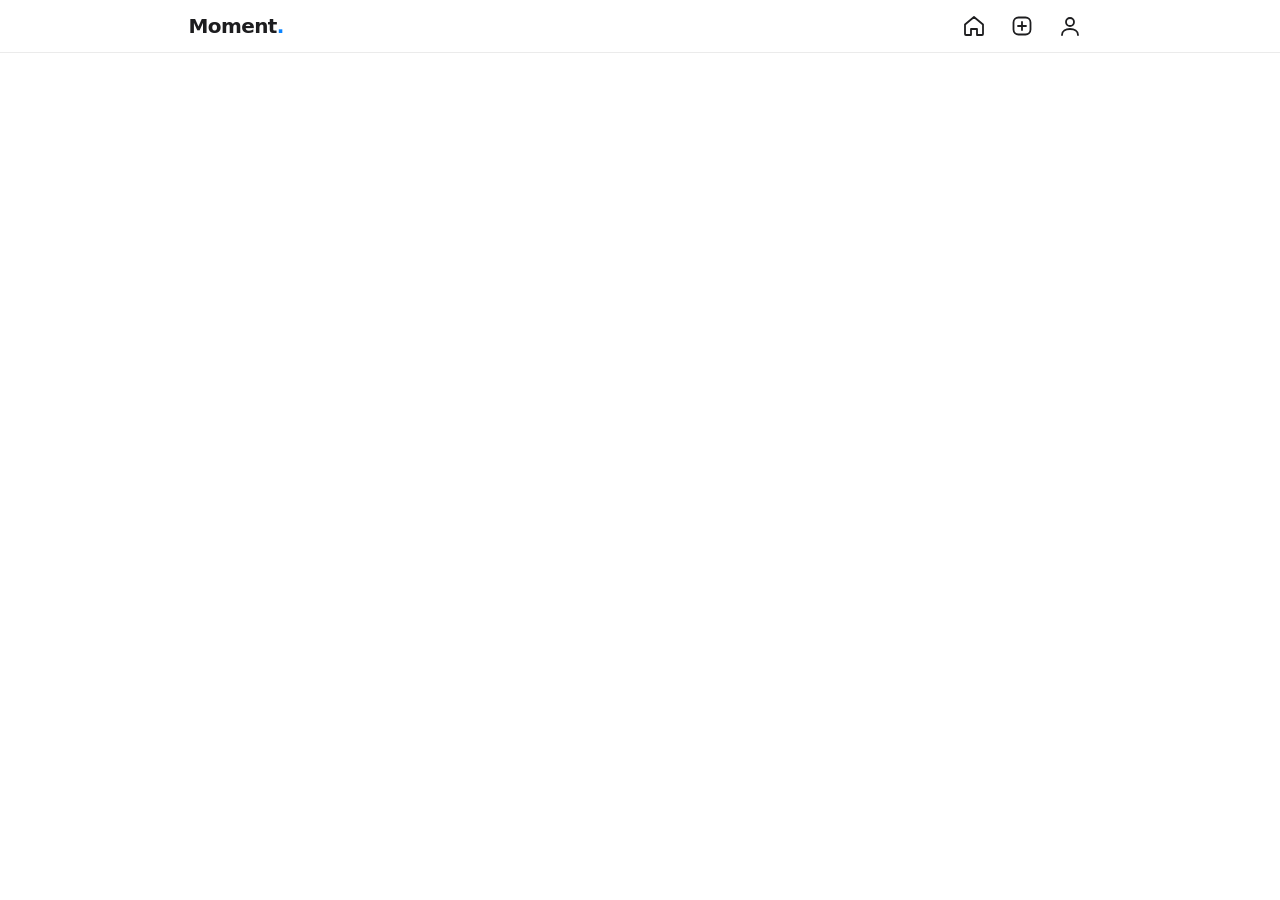
<file: index.html>
<!doctype html>
<html lang="ko">
<head>
  <meta charset="utf-8">
  <meta name="viewport" content="width=device-width, initial-scale=1, viewport-fit=cover">
  <meta name="color-scheme" content="light dark">
  <title>Moment</title>
  <link rel="stylesheet" href="css/style.css">
</head>
<body data-page="home">
  <main class="page" id="feed" aria-label="피드"></main>
  <div class="loader" id="loader" hidden><div class="spinner"></div>불러오는 중…</div>
  <div class="empty" id="empty" hidden><h3>아직 게시글이 없어요</h3><a class="link-btn" href="new.html">첫 게시글 올리기</a></div>
  <script src="js/common.js"></script>
  <script type="module">
    import { getSession, fetchFeed, likePost, unlikePost, deletePost, postImageUrl, timeAgo, initHeader } from './js/supabase.js';
    const { $, cardHTML, bindCard, toast } = UI;
    const feed = $('#feed'), loader = $('#loader'), empty = $('#empty');
    const PAGE = 10; // prd.md 기준 페이지당 10개
    let from = 0, done = false, busy = false, myId = null;

    function toViewModel(row) {
      return {
        id: row.id,
        authorUsername: row.author_username,
        authorAvatar: row.author_avatar_url,
        imageUrl: postImageUrl(row.image_path),
        caption: row.caption,
        edited: row.edited,
        timeLabel: timeAgo(row.created_at),
        likeCount: row.like_count,
        liked: row.liked_by_me,
        commentCount: row.comment_count,
        isMine: row.author_id === myId,
      };
    }

    async function load() {
      if (busy || done) return;
      busy = true; loader.hidden = false; loader.innerHTML = '<div class="spinner"></div>불러오는 중…';
      try {
        const rows = await fetchFeed({ from, to: from + PAGE - 1 });
        if (from === 0 && rows.length === 0) { empty.hidden = false; loader.hidden = true; done = true; return; }
        rows.forEach((row) => {
          const p = toViewModel(row);
          feed.insertAdjacentHTML('beforeend', cardHTML(p));
          const card = feed.lastElementChild;
          bindCard(card, p, {
            onLike: () => likePost(p.id),
            onUnlike: () => unlikePost(p.id),
            onDeleteConfirmed: () => deletePost(p.id),
            onDeleted: () => card.remove(),
          });
        });
        from += rows.length;
        if (rows.length < PAGE) { done = true; loader.innerHTML = feed.children.length ? '모든 게시글을 확인했어요 ✓' : ''; }
        else loader.hidden = true;
      } catch (e) {
        console.error(e);
        loader.innerHTML = '게시글을 불러오지 못했어요.';
        toast('피드를 불러오는 중 오류가 발생했어요.');
        done = true;
      } finally {
        busy = false;
      }
    }

    (async () => {
      const [session] = await Promise.all([getSession(), initHeader()]);
      myId = session?.user?.id ?? null;
      new IntersectionObserver((e) => e[0].isIntersecting && load(), { rootMargin: '300px' }).observe(loader);
      load();
    })();
  </script>
</body>
</html>
</file>
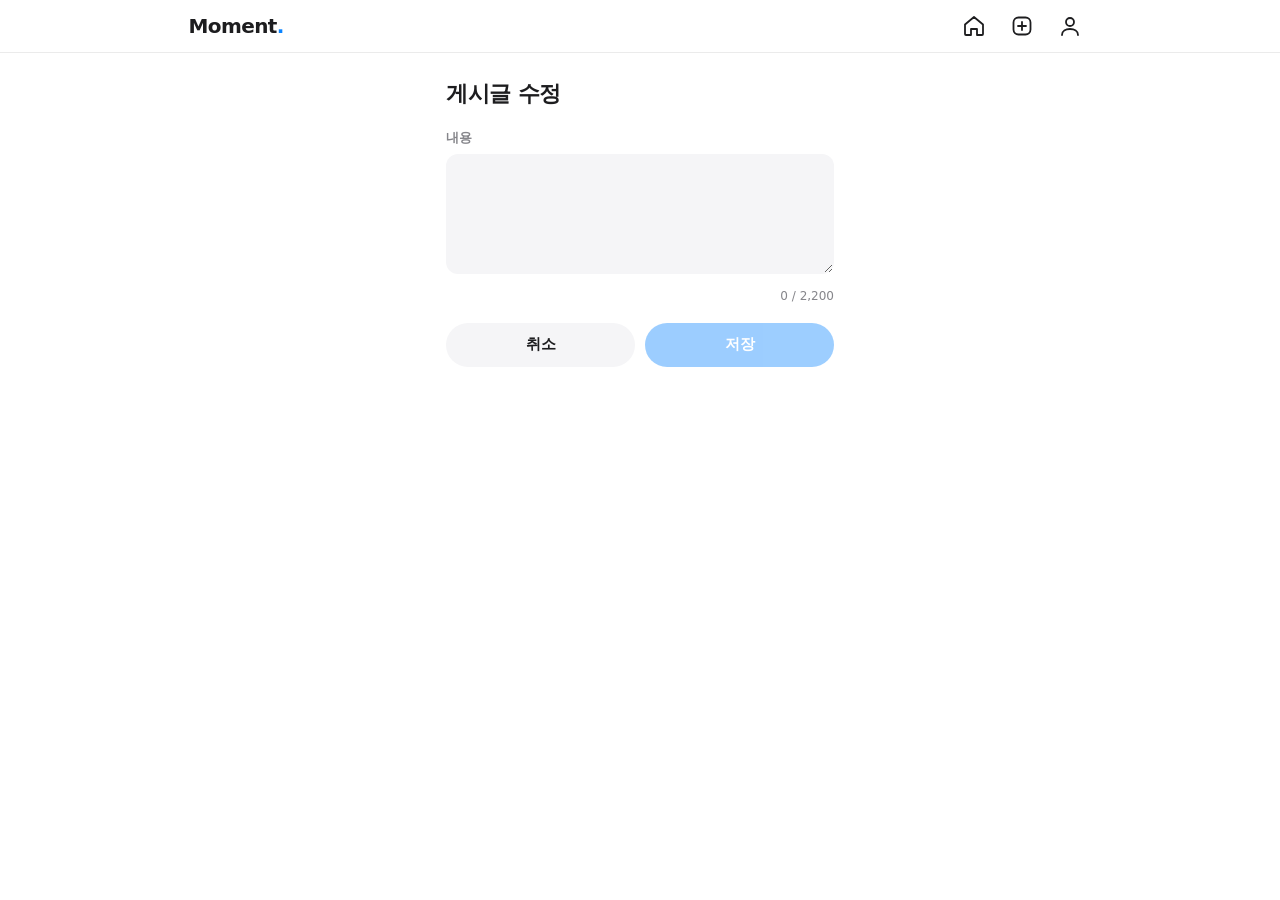
<file: edit.html>
<!doctype html>
<html lang="ko">
<head>
  <meta charset="utf-8">
  <meta name="viewport" content="width=device-width, initial-scale=1, viewport-fit=cover">
  <meta name="color-scheme" content="light dark">
  <title>게시글 수정 · Moment</title>
  <link rel="stylesheet" href="css/style.css">
</head>
<body data-page="edit">
  <main class="page narrow compose">
    <h1>게시글 수정</h1>
    <div class="field" id="imgwrap" hidden>
      <label>사진</label>
      <div class="upload" style="cursor:default"><img id="img" alt=""></div>
      <div class="hint">사진 교체는 지원하지 않아요. 내용만 수정할 수 있어요.</div>
    </div>
    <div class="field">
      <label for="cap">내용</label>
      <textarea class="textarea" id="cap" maxlength="2200"></textarea>
      <div class="hint counter"><span id="cnt">0</span> / 2,200</div>
    </div>
    <div class="error" id="e-form" role="alert"></div>
    <div class="actions-row">
      <a class="btn btn-secondary" id="cancel" href="index.html">취소</a>
      <button class="btn btn-primary" id="save" disabled>저장</button>
    </div>
  </main>
  <script src="js/common.js"></script>
  <script type="module">
    import { fetchPost, updatePostCaption, requireSession, initHeader, postImageUrl } from './js/supabase.js';
    const { $, qs } = UI;
    const id = qs('id');

    (async () => {
      const session = await requireSession();
      if (!session) return;
      initHeader();
      try {
        const p = await fetchPost(id);
        if (p.author_id !== session.user.id) { UI.toast('수정 권한이 없어요.'); location.href = `post.html?id=${id}`; return; }
        $('#cancel').href = `post.html?id=${id}`;
        if (p.image_path) { $('#imgwrap').hidden = false; $('#img').src = postImageUrl(p.image_path); }
        const cap = $('#cap');
        cap.value = p.caption || '';
        const hasImage = !!p.image_path;
        const upd = () => { $('#cnt').textContent = cap.value.length.toLocaleString(); $('#save').disabled = !cap.value.trim() && !hasImage; };
        cap.addEventListener('input', upd); upd();

        $('#save').onclick = async () => {
          const btn = $('#save'); btn.disabled = true; btn.textContent = '저장 중…';
          try {
            await updatePostCaption(id, cap.value.trim() || null);
            UI.toast('수정되었어요');
            location.href = `post.html?id=${id}`;
          } catch (e) {
            $('#e-form').textContent = '저장에 실패했어요. 다시 시도해주세요.';
            btn.disabled = false; btn.textContent = '저장';
          }
        };
      } catch (e) {
        UI.toast('게시글을 찾을 수 없어요.');
        location.href = 'index.html';
      }
    })();
  </script>
</body>
</html>
</file>
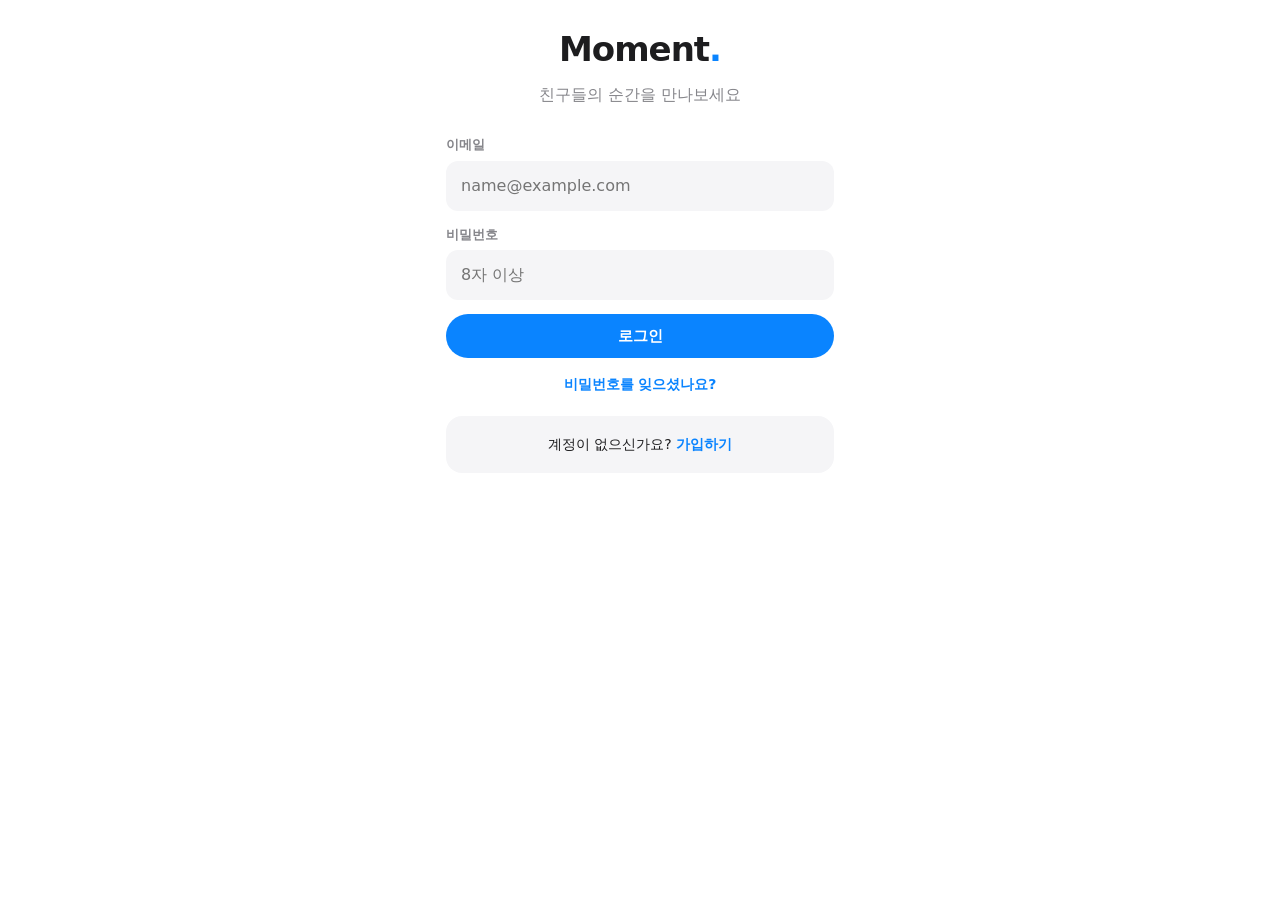
<file: login.html>
<!doctype html>
<html lang="ko">
<head>
  <meta charset="utf-8">
  <meta name="viewport" content="width=device-width, initial-scale=1, viewport-fit=cover">
  <meta name="color-scheme" content="light dark">
  <title>로그인 · Moment</title>
  <link rel="stylesheet" href="css/style.css">
</head>
<body data-bare="1">
  <main class="page narrow auth-card">
    <div class="logo">Moment<span>.</span></div>
    <p class="sub">친구들의 순간을 만나보세요</p>
    <form id="form" novalidate>
      <div class="field">
        <label for="email">이메일</label>
        <input class="input" id="email" type="email" autocomplete="email" placeholder="name@example.com" required>
        <div class="error" id="e-email" role="alert"></div>
      </div>
      <div class="field">
        <label for="pw">비밀번호</label>
        <input class="input" id="pw" type="password" autocomplete="current-password" placeholder="8자 이상" required>
        <div class="error" id="e-pw" role="alert"></div>
      </div>
      <div class="error" id="e-form" role="alert" style="text-align:center;margin-bottom:10px"></div>
      <button class="btn btn-primary btn-block" type="submit" id="submit">로그인</button>
      <p style="text-align:center;margin:14px 0 0"><a class="link-btn" href="#" style="font-size:14px">비밀번호를 잊으셨나요?</a></p>
    </form>
    <div class="auth-foot">계정이 없으신가요? <a class="link-btn" href="signup.html">가입하기</a></div>
  </main>
  <script type="module">
    import { signIn, getSession } from './js/supabase.js';
    const $ = (s) => document.querySelector(s);

    (async () => { if (await getSession()) location.href = 'index.html'; })();

    $('#form').addEventListener('submit', async (e) => {
      e.preventDefault();
      let ok = true;
      const set = (id, inp, msg) => { $(id).textContent = msg; $(inp).classList.toggle('invalid', !!msg); if (msg) ok = false; };
      set('#e-email', '#email', /^\S+@\S+\.\S+$/.test($('#email').value) ? '' : '올바른 이메일을 입력해주세요.');
      set('#e-pw', '#pw', $('#pw').value.length >= 8 ? '' : '비밀번호는 8자 이상이어야 해요.');
      $('#e-form').textContent = '';
      if (!ok) return;

      const btn = $('#submit');
      btn.disabled = true; btn.textContent = '로그인 중…';
      try {
        await signIn({ email: $('#email').value.trim(), password: $('#pw').value });
        location.href = 'index.html';
      } catch (err) {
        $('#e-form').textContent = err.message?.includes('Invalid login')
          ? '이메일 또는 비밀번호가 올바르지 않아요.'
          : '로그인 중 오류가 발생했어요. 다시 시도해주세요.';
        btn.disabled = false; btn.textContent = '로그인';
      }
    });
  </script>
</body>
</html>
</file>
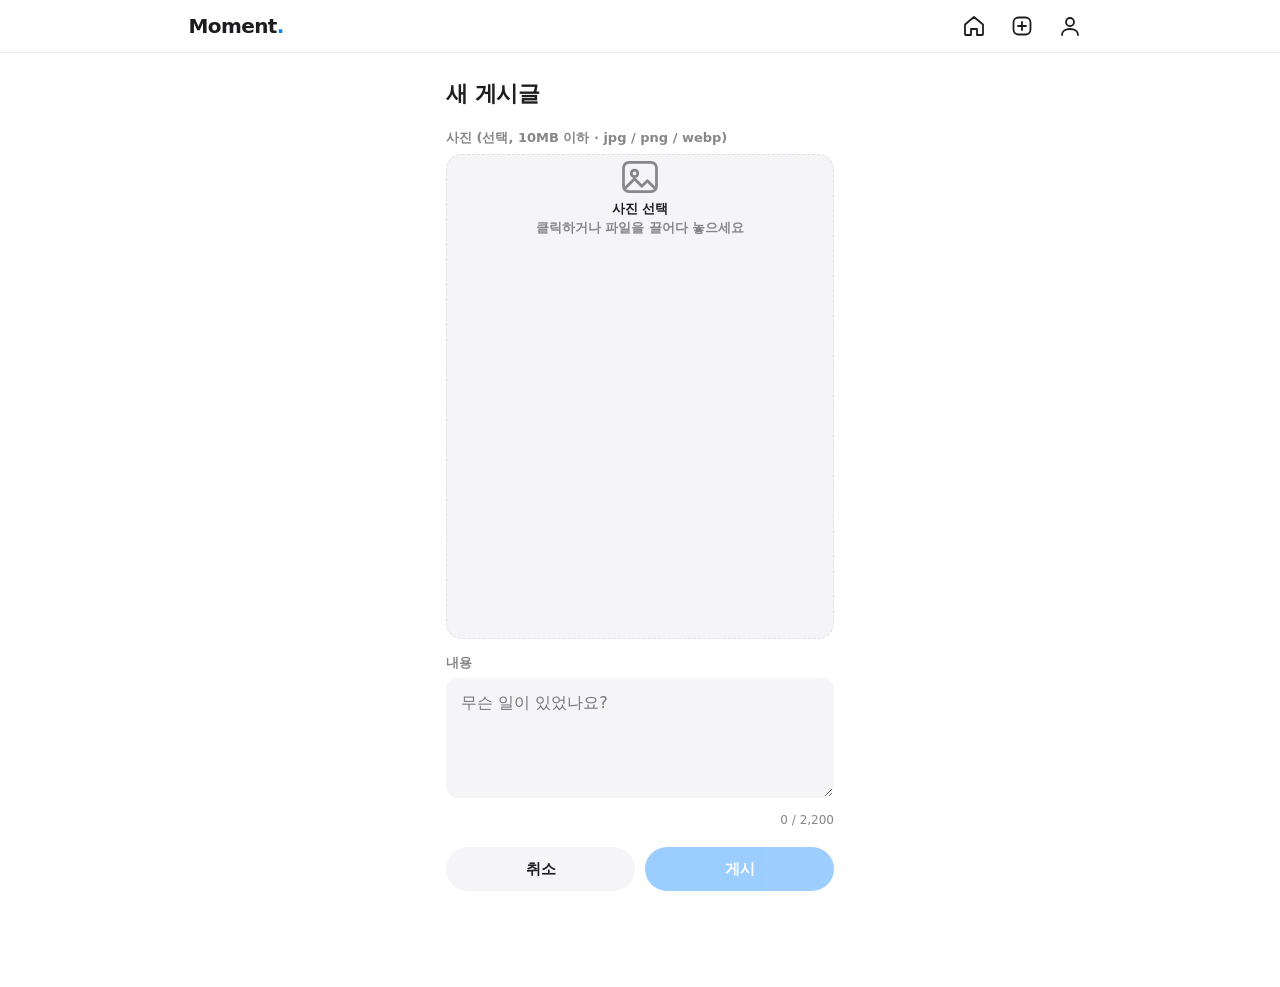
<file: new.html>
<!doctype html>
<html lang="ko">
<head>
  <meta charset="utf-8">
  <meta name="viewport" content="width=device-width, initial-scale=1, viewport-fit=cover">
  <meta name="color-scheme" content="light dark">
  <title>새 게시글 · Moment</title>
  <link rel="stylesheet" href="css/style.css">
</head>
<body data-page="new">
  <main class="page narrow compose">
    <h1>새 게시글</h1>
    <div class="field">
      <label id="upl">사진 (선택, 10MB 이하 · jpg / png / webp)</label>
      <label class="upload" id="drop" aria-labelledby="upl">
        <input type="file" id="file" accept="image/jpeg,image/png,image/webp" class="sr-only">
        <div id="ph">
          <svg viewBox="0 0 24 24" fill="none" stroke="currentColor" stroke-width="1.5" stroke-linejoin="round"><rect x="3" y="4" width="18" height="16" rx="3"/><circle cx="9" cy="10" r="1.8"/><path d="m4 18 5-5 4 4 3-3 4 4"/></svg>
          <div><strong>사진 선택</strong></div>
          <div style="font-size:13px">클릭하거나 파일을 끌어다 놓으세요</div>
        </div>
      </label>
      <div class="error" id="e-file" role="alert"></div>
      <div class="progress" id="prog"><i></i></div>
    </div>
    <div class="field">
      <label for="cap">내용</label>
      <textarea class="textarea" id="cap" maxlength="2200" placeholder="무슨 일이 있었나요?"></textarea>
      <div class="hint counter"><span id="cnt">0</span> / 2,200</div>
    </div>
    <div class="error" id="e-form" role="alert"></div>
    <div class="actions-row">
      <a class="btn btn-secondary" href="index.html">취소</a>
      <button class="btn btn-primary" id="submit" disabled>게시</button>
    </div>
  </main>
  <script src="js/common.js"></script>
  <script type="module">
    import { createPost, requireSession, initHeader } from './js/supabase.js';
    const { $, I, toast } = UI;
    const file = $('#file'), drop = $('#drop'), cap = $('#cap'), btn = $('#submit');
    let chosenFile = null, preview = null;

    (async () => { if (!(await requireSession())) return; initHeader(); })();

    const refresh = () => { btn.disabled = !(cap.value.trim() || chosenFile); $('#cnt').textContent = cap.value.length.toLocaleString(); };
    cap.addEventListener('input', refresh);

    function setFile(f) {
      const err = $('#e-file'); err.textContent = '';
      if (!f) return;
      if (!/^image\/(jpeg|png|webp)$/.test(f.type)) { err.textContent = 'jpg, png, webp 형식만 올릴 수 있어요.'; return; }
      if (f.size > 10 * 1024 * 1024) { err.textContent = '10MB 이하의 이미지만 올릴 수 있어요.'; return; }
      clear();
      chosenFile = f;
      preview = URL.createObjectURL(f);
      drop.insertAdjacentHTML('beforeend', `<img src="${preview}" alt="미리보기"><button type="button" class="rm" aria-label="사진 삭제">${I.close}</button>`);
      $('#ph').style.display = 'none';
      $('.rm', drop).onclick = (e) => { e.preventDefault(); clear(); refresh(); };
      refresh();
    }
    function clear() {
      $('img', drop)?.remove(); $('.rm', drop)?.remove();
      $('#ph').style.display = ''; chosenFile = null; preview = null; file.value = '';
    }
    file.addEventListener('change', () => setFile(file.files[0]));
    ['dragover', 'dragenter'].forEach((ev) => drop.addEventListener(ev, (e) => e.preventDefault()));
    drop.addEventListener('drop', (e) => { e.preventDefault(); setFile(e.dataTransfer.files[0]); });

    btn.addEventListener('click', async () => {
      btn.disabled = true; btn.textContent = '게시 중…';
      $('#e-form').textContent = '';
      const prog = $('#prog'), bar = $('i', prog);
      if (chosenFile) prog.style.display = 'block';
      try {
        await createPost({ caption: cap.value.trim() || null, file: chosenFile });
        bar.style.width = '100%';
        toast('게시글이 등록되었어요');
        location.href = 'index.html';
      } catch (err) {
        console.error(err);
        $('#e-form').textContent = '게시에 실패했어요. 다시 시도해주세요.';
        btn.disabled = false; btn.textContent = '게시';
        prog.style.display = 'none';
      }
    });
  </script>
</body>
</html>
</file>
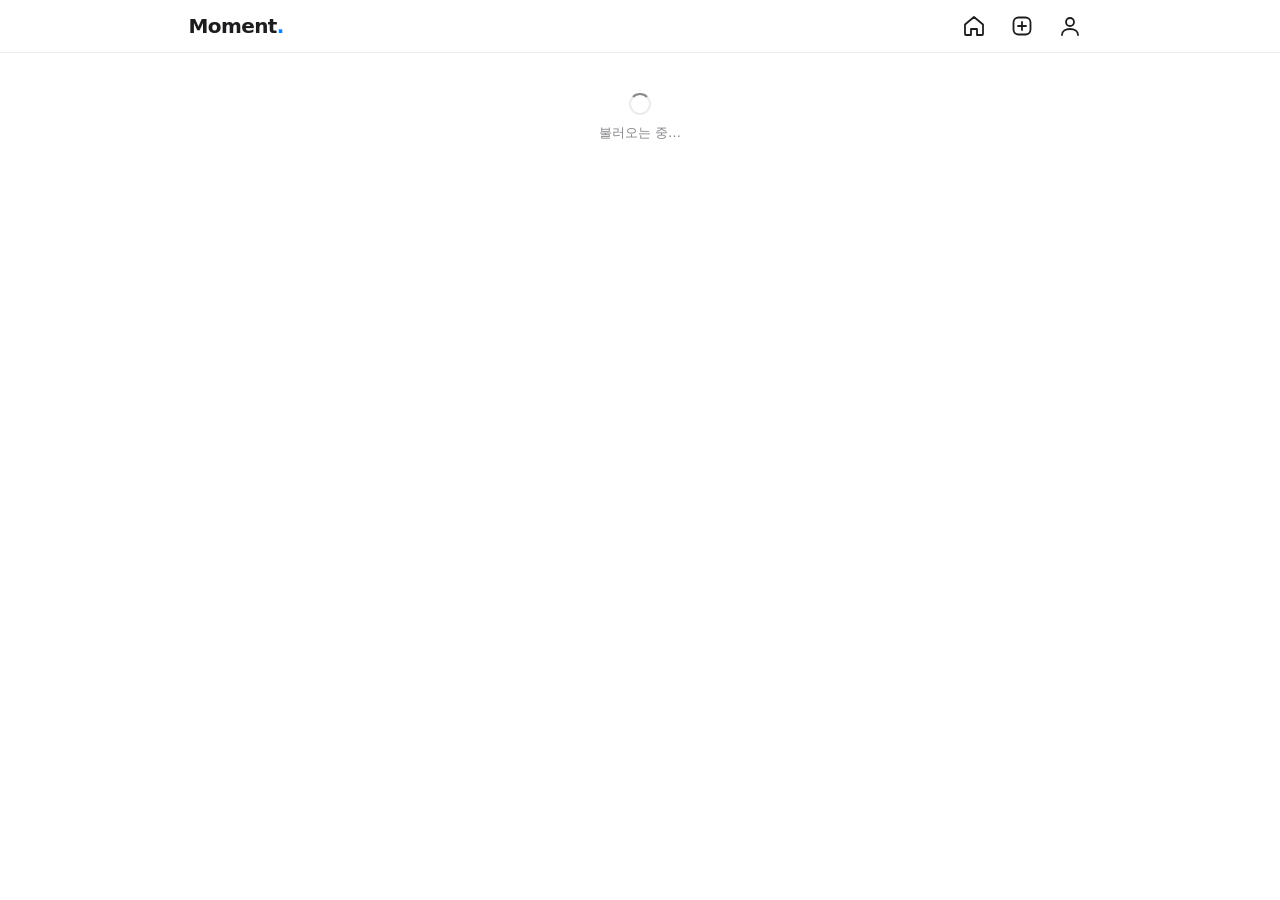
<file: post.html>
<!doctype html>
<html lang="ko">
<head>
  <meta charset="utf-8">
  <meta name="viewport" content="width=device-width, initial-scale=1, viewport-fit=cover">
  <meta name="color-scheme" content="light dark">
  <title>게시글 · Moment</title>
  <link rel="stylesheet" href="css/style.css">
</head>
<body data-page="post">
  <main class="page detail" id="detail"><div class="loader"><div class="spinner"></div>불러오는 중…</div></main>
  <script src="js/common.js"></script>
  <script type="module">
    import {
      getSession, initHeader, fetchPost, fetchComments, addComment, updateComment, deleteComment,
      likePost, unlikePost, deletePost, postImageUrl, timeAgo, getMyProfile,
    } from './js/supabase.js';
    const { $, $$, esc, qs, cardHTML, bindCard, toast, confirmModal } = UI;
    const id = qs('id');
    let myId = null, post = null, comments = [];

    function toViewModel(row) {
      return {
        id: row.id,
        authorUsername: row.author_username,
        authorAvatar: row.author_avatar_url,
        imageUrl: postImageUrl(row.image_path),
        caption: row.caption,
        edited: row.edited,
        timeLabel: timeAgo(row.created_at),
        likeCount: row.like_count,
        liked: row.liked_by_me,
        commentCount: row.comment_count,
        isMine: row.author_id === myId,
      };
    }

    function row(c) {
      const u = c.profiles || {};
      const mine = c.author_id === myId;
      const canDel = mine || post.isMine;
      return `<div class="cmt" data-cid="${c.id}">
        <a href="profile.html?u=${encodeURIComponent(u.username || '')}"><img class="avatar xs" src="${esc(u.avatar_url || '')}" alt=""></a>
        <div class="cmt-main">
          <div data-body><b>${esc(u.username)}</b>${esc(c.content)}${c.updated_at !== c.created_at ? ' <span class="edited" style="color:var(--text-sub);font-size:12px">(수정됨)</span>' : ''}</div>
          <div class="cmt-meta"><span>${timeAgo(c.created_at)}</span>
            ${mine ? '<button data-edit>수정</button>' : ''}${canDel ? '<button data-del>삭제</button>' : ''}</div>
        </div></div>`;
    }

    function renderComments() {
      $('#count').textContent = comments.length ? comments.length : '';
      $('#list').innerHTML = comments.length
        ? comments.map(row).join('')
        : '<div class="cmt-empty">아직 댓글이 없어요.<br>첫 댓글을 남겨보세요.</div>';
    }

    async function init() {
      const session = await getSession();
      myId = session?.user?.id ?? null;
      initHeader();

      let data;
      try {
        data = await fetchPost(id);
      } catch (e) {
        $('#detail').innerHTML = '<div class="empty"><h3>게시글을 찾을 수 없어요</h3></div>';
        return;
      }
      post = toViewModel(data);
      document.title = `${post.authorUsername}님의 게시글 · Moment`;

      const root = $('#detail');
      root.innerHTML = `<div id="postwrap">${cardHTML(post, { detail: true })}</div>
        <section class="detail-comments" aria-label="댓글">
          <h2>댓글 <span id="count"></span></h2>
          <div id="list"><div class="loader"><div class="spinner"></div></div></div>
        </section>
        ${myId
          ? `<form class="cmt-form" id="form">
               <img class="avatar xs" id="my-avatar" src="" alt="">
               <input class="input" id="text" maxlength="500" placeholder="댓글 달기…" aria-label="댓글 입력">
               <button class="link-btn" id="send" disabled type="submit">게시</button>
             </form>`
          : `<div class="login-hint">댓글을 남기려면 <a class="link-btn" href="login.html">로그인</a>해주세요.</div>`}`;

      bindCard($('.card', root), post, {
        onLike: () => likePost(post.id),
        onUnlike: () => unlikePost(post.id),
        onDeleteConfirmed: () => deletePost(post.id),
        onDeleted: () => { toast('게시글이 삭제되었어요'); setTimeout(() => (location.href = 'index.html'), 500); },
      });

      if (session) {
        const avatarImg = $('#my-avatar');
        if (avatarImg) {
          try { avatarImg.src = (await getMyProfile())?.avatar_url || ''; } catch (e) { /* 아바타 없음 */ }
        }
      }

      try {
        comments = await fetchComments(id);
      } catch (e) {
        comments = [];
      }
      renderComments();

      $('#list').addEventListener('click', async (e) => {
        const el = e.target.closest('.cmt'); if (!el) return;
        const c = comments.find((x) => x.id === Number(el.dataset.cid));
        if (e.target.matches('[data-del]')) {
          confirmModal({ title: '댓글을 삭제할까요?', message: '삭제한 댓글은 되돌릴 수 없어요.', okText: '삭제', danger: true },
            async () => {
              try {
                await deleteComment(c.id);
                comments = comments.filter((x) => x !== c);
                post.commentCount--;
                renderComments();
                toast('댓글이 삭제되었어요');
              } catch (err) { toast('삭제에 실패했어요.'); }
            });
        }
        if (e.target.matches('[data-edit]')) {
          const body = $('[data-body]', el);
          body.innerHTML = `<form class="cmt-edit"><input class="input" maxlength="500" value="${esc(c.content)}" aria-label="댓글 수정">
            <button class="btn btn-primary btn-sm">저장</button><button type="button" class="btn btn-secondary btn-sm" data-cancel>취소</button></form>`;
          const f = $('form', body), inp = $('input', f); inp.focus();
          f.onsubmit = async (ev) => {
            ev.preventDefault();
            const val = inp.value.trim();
            if (!val) return;
            try {
              const updated = await updateComment(c.id, val);
              c.content = updated.content; c.updated_at = updated.updated_at;
            } catch (err) { toast('수정에 실패했어요.'); }
            renderComments();
          };
          $('[data-cancel]', f).onclick = renderComments;
        }
      });

      const text = $('#text'), send = $('#send');
      if (text) {
        text.addEventListener('input', () => (send.disabled = !text.value.trim()));
        $('#form').addEventListener('submit', async (e) => {
          e.preventDefault();
          const val = text.value.trim();
          if (!val) return;
          send.disabled = true;
          try {
            const c = await addComment(id, val);
            comments.push(c);
            post.commentCount++;
            text.value = '';
            renderComments();
          } catch (err) {
            toast('댓글 등록에 실패했어요.');
          } finally {
            send.disabled = !text.value.trim();
          }
        });
      }
    }

    init();
  </script>
</body>
</html>
</file>
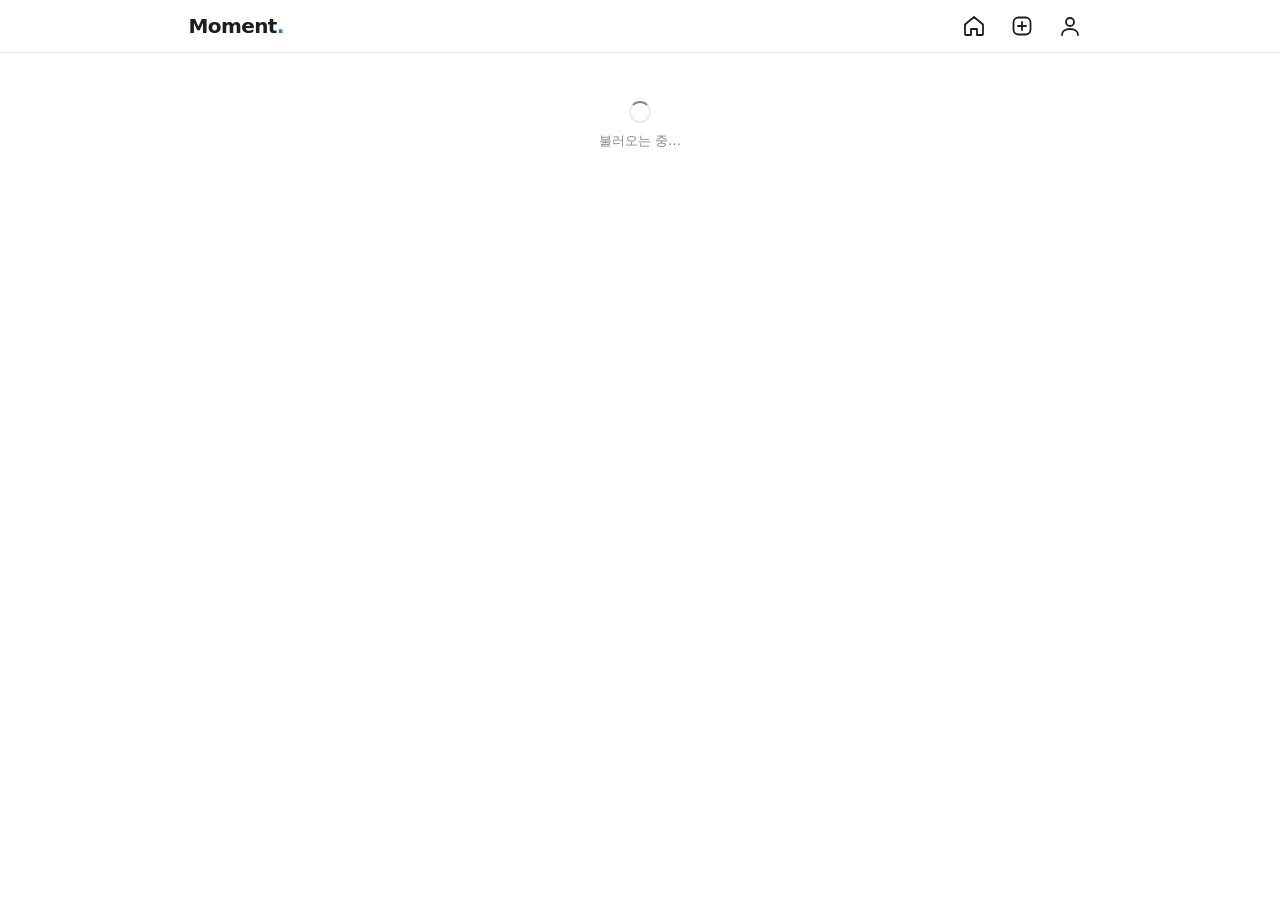
<file: profile.html>
<!doctype html>
<html lang="ko">
<head>
  <meta charset="utf-8">
  <meta name="viewport" content="width=device-width, initial-scale=1, viewport-fit=cover">
  <meta name="color-scheme" content="light dark">
  <title>프로필 · Moment</title>
  <link rel="stylesheet" href="css/style.css">
</head>
<body data-page="profile">
  <main class="page wide" id="root"><div class="loader"><div class="spinner"></div>불러오는 중…</div></main>
  <script src="js/common.js"></script>
  <script type="module">
    import { getSession, initHeader, getProfileByUsername, getMyProfile, fetchPostsByUsername, postImageUrl } from './js/supabase.js';
    const { $, esc, qs, I } = UI;

    (async () => {
      const session = await getSession();
      await initHeader();

      let u;
      const requested = qs('u');
      try {
        if (requested) {
          u = await getProfileByUsername(requested);
        } else {
          u = await getMyProfile();
          if (!u) { location.href = 'login.html'; return; }
        }
      } catch (e) {
        $('#root').innerHTML = '<div class="empty"><h3>사용자를 찾을 수 없어요</h3></div>';
        return;
      }

      const isMe = session?.user?.id === u.id;
      document.title = `${u.display_name || u.username} (@${u.username}) · Moment`;

      let posts = [];
      try { posts = await fetchPostsByUsername(u.username); } catch (e) { posts = []; }
      const likesTotal = posts.reduce((s, p) => s + p.like_count, 0);

      $('#root').innerHTML = `
        <section class="profile-head">
          <img class="avatar lg" src="${esc(u.avatar_url || '')}" alt="${esc(u.display_name || u.username)} 프로필 사진">
          <div class="profile-info">
            <div class="profile-top">
              <h1>${esc(u.username)}</h1>
              ${isMe ? '<a class="btn btn-secondary btn-sm" href="settings.html">프로필 편집</a>' : ''}
            </div>
            <div class="stats">
              <span>게시글 <b>${posts.length}</b></span>
              <span>받은 좋아요 <b>${likesTotal.toLocaleString()}</b></span>
            </div>
            ${u.display_name ? `<div class="profile-name">${esc(u.display_name)}</div>` : ''}
            ${u.bio ? `<div class="profile-bio">${esc(u.bio)}</div>` : ''}
          </div>
        </section>
        <div class="tabs"><span>게시글</span></div>
        ${posts.length ? `<div class="grid">${posts.map((p) => {
          const src = postImageUrl(p.image_path);
          return `<a href="post.html?id=${p.id}" aria-label="게시글 보기">
            ${src ? `<img src="${esc(src)}" alt="${esc((p.caption || '').slice(0, 40))}" loading="lazy">` : `<div class="txt">${esc(p.caption || '')}</div>`}
            <div class="ov"><span>${I.heartFill}${p.like_count}</span><span>${I.comment.replace('<svg', '<svg style="fill:none;stroke:#fff"')}${p.comment_count}</span></div></a>`;
        }).join('')}</div>`
        : `<div class="empty"><h3>아직 게시글이 없어요</h3>${isMe ? '<a class="link-btn" href="new.html">첫 게시글 올리기</a>' : ''}</div>`}`;
    })();
  </script>
</body>
</html>
</file>
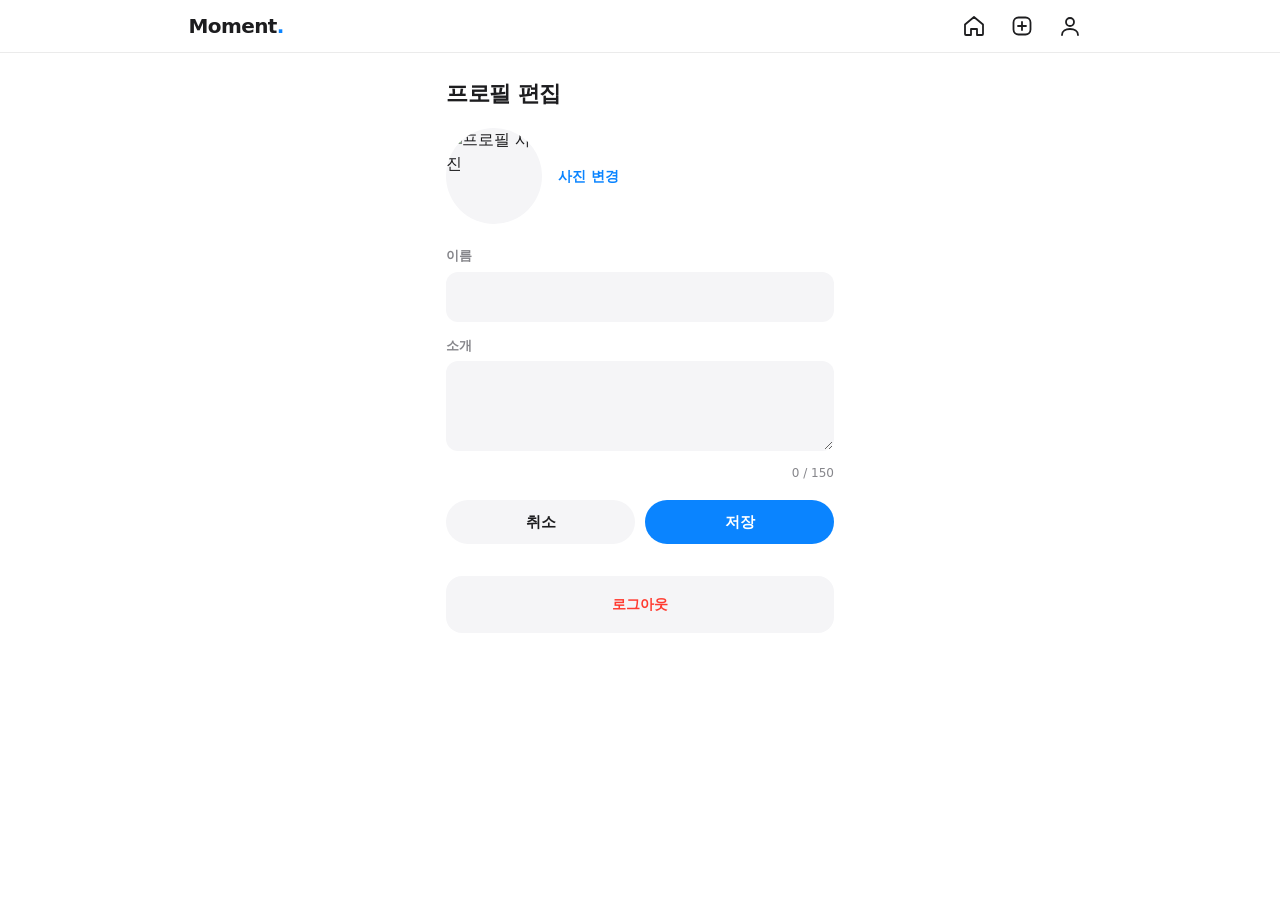
<file: settings.html>
<!doctype html>
<html lang="ko">
<head>
  <meta charset="utf-8">
  <meta name="viewport" content="width=device-width, initial-scale=1, viewport-fit=cover">
  <meta name="color-scheme" content="light dark">
  <title>프로필 편집 · Moment</title>
  <link rel="stylesheet" href="css/style.css">
</head>
<body data-page="settings">
  <main class="page narrow compose">
    <h1>프로필 편집</h1>
    <div class="avatar-edit">
      <img class="avatar lg" id="av" alt="프로필 사진">
      <div>
        <div style="font-weight:600" id="un"></div>
        <label class="link-btn" style="cursor:pointer;font-size:14px">
          사진 변경<input type="file" id="file" accept="image/jpeg,image/png,image/webp" class="sr-only">
        </label>
      </div>
    </div>
    <div class="field">
      <label for="name">이름</label>
      <input class="input" id="name" maxlength="30">
    </div>
    <div class="field">
      <label for="bio">소개</label>
      <textarea class="textarea" id="bio" maxlength="150" style="min-height:90px"></textarea>
      <div class="hint counter"><span id="cnt">0</span> / 150</div>
    </div>
    <div class="error" id="e-form" role="alert"></div>
    <div class="actions-row">
      <a class="btn btn-secondary" href="profile.html">취소</a>
      <button class="btn btn-primary" id="save">저장</button>
    </div>
    <div class="auth-foot" style="margin-top:32px"><button class="link-btn" id="logout" style="color:var(--red)">로그아웃</button></div>
  </main>
  <script src="js/common.js"></script>
  <script type="module">
    import { requireSession, initHeader, getMyProfile, updateMyProfile, uploadAvatar, signOut } from './js/supabase.js';
    const { $, toast } = UI;
    let pendingFile = null, userId = null;

    (async () => {
      const session = await requireSession();
      if (!session) return;
      userId = session.user.id;
      initHeader();
      const u = await getMyProfile();
      $('#av').src = u.avatar_url || '';
      $('#un').textContent = '@' + u.username;
      $('#name').value = u.display_name || '';
      $('#bio').value = u.bio || '';
      const cnt = () => ($('#cnt').textContent = $('#bio').value.length);
      $('#bio').addEventListener('input', cnt); cnt();
    })();

    $('#file').addEventListener('change', (e) => {
      const f = e.target.files[0];
      if (!f) return;
      if (!/^image\/(jpeg|png|webp)$/.test(f.type)) { $('#e-form').textContent = 'jpg, png, webp 형식만 올릴 수 있어요.'; return; }
      if (f.size > 10 * 1024 * 1024) { $('#e-form').textContent = '10MB 이하의 이미지만 올릴 수 있어요.'; return; }
      $('#e-form').textContent = '';
      pendingFile = f;
      $('#av').src = URL.createObjectURL(f);
    });

    $('#save').onclick = async () => {
      const btn = $('#save'); btn.disabled = true; btn.textContent = '저장 중…';
      $('#e-form').textContent = '';
      try {
        let avatar_url;
        if (pendingFile) avatar_url = await uploadAvatar(userId, pendingFile);
        await updateMyProfile({ display_name: $('#name').value.trim() || null, bio: $('#bio').value.trim() || null, avatar_url });
        toast('프로필이 저장되었어요');
        location.href = 'profile.html';
      } catch (err) {
        $('#e-form').textContent = '저장에 실패했어요. 다시 시도해주세요.';
        btn.disabled = false; btn.textContent = '저장';
      }
    };

    $('#logout').onclick = async () => { await signOut(); location.href = 'login.html'; };
  </script>
</body>
</html>
</file>
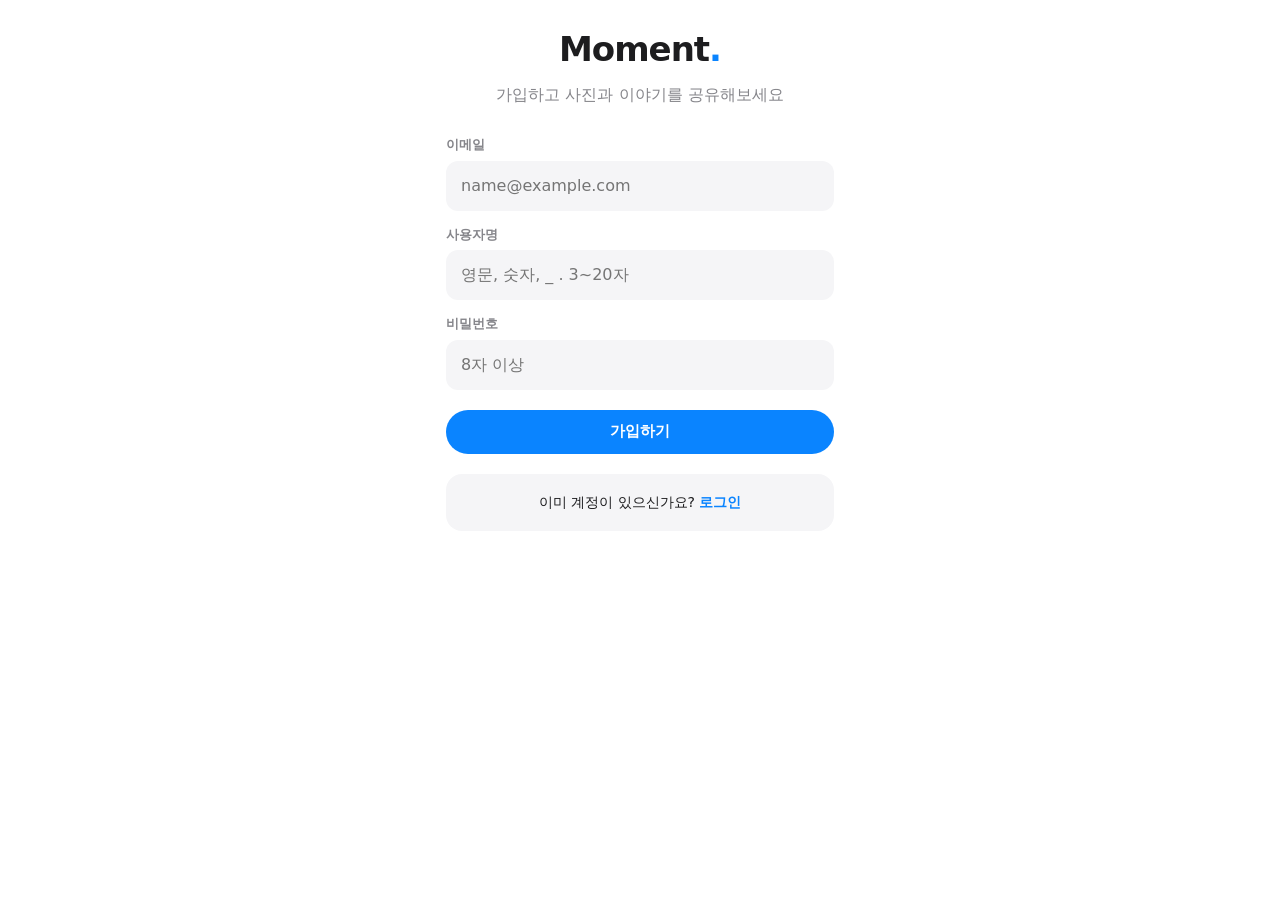
<file: signup.html>
<!doctype html>
<html lang="ko">
<head>
  <meta charset="utf-8">
  <meta name="viewport" content="width=device-width, initial-scale=1, viewport-fit=cover">
  <meta name="color-scheme" content="light dark">
  <title>회원가입 · Moment</title>
  <link rel="stylesheet" href="css/style.css">
</head>
<body data-bare="1">
  <main class="page narrow auth-card">
    <div class="logo">Moment<span>.</span></div>
    <p class="sub">가입하고 사진과 이야기를 공유해보세요</p>
    <form id="form" novalidate>
      <div class="field">
        <label for="email">이메일</label>
        <input class="input" id="email" type="email" autocomplete="email" placeholder="name@example.com">
        <div class="error" id="e-email" role="alert"></div>
      </div>
      <div class="field">
        <label for="username">사용자명</label>
        <input class="input" id="username" autocomplete="username" placeholder="영문, 숫자, _ . 3~20자">
        <div class="error" id="e-username" role="alert"></div>
      </div>
      <div class="field">
        <label for="pw">비밀번호</label>
        <input class="input" id="pw" type="password" autocomplete="new-password" placeholder="8자 이상">
        <div class="error" id="e-pw" role="alert"></div>
      </div>
      <div class="error" id="e-form" role="alert" style="text-align:center;margin-bottom:10px"></div>
      <button class="btn btn-primary btn-block" type="submit" id="submit" style="margin-top:6px">가입하기</button>
    </form>
    <div class="auth-foot">이미 계정이 있으신가요? <a class="link-btn" href="login.html">로그인</a></div>
  </main>
  <script type="module">
    import { signUp, getSession, supabase } from './js/supabase.js';
    const $ = (s) => document.querySelector(s);

    (async () => { if (await getSession()) location.href = 'index.html'; })();

    async function usernameTaken(username) {
      const { data } = await supabase.from('profiles').select('id').eq('username', username).maybeSingle();
      return !!data;
    }

    $('#form').addEventListener('submit', async (e) => {
      e.preventDefault();
      let ok = true;
      const set = (id, inp, msg) => { $(id).textContent = msg; $(inp).classList.toggle('invalid', !!msg); if (msg) ok = false; };
      const email = $('#email').value.trim();
      const username = $('#username').value.trim();
      const pw = $('#pw').value;
      set('#e-email', '#email', /^\S+@\S+\.\S+$/.test(email) ? '' : '올바른 이메일을 입력해주세요.');
      set('#e-username', '#username', /^[A-Za-z0-9_.]{3,20}$/.test(username) ? '' : '사용자명은 영문, 숫자, _, . 조합 3~20자예요.');
      set('#e-pw', '#pw', pw.length >= 8 ? '' : '비밀번호는 8자 이상이어야 해요.');
      $('#e-form').textContent = '';
      if (!ok) return;

      const btn = $('#submit');
      btn.disabled = true; btn.textContent = '확인 중…';
      try {
        if (await usernameTaken(username)) {
          $('#e-username').textContent = '이미 사용 중인 사용자명이에요.';
          btn.disabled = false; btn.textContent = '가입하기';
          return;
        }
        btn.textContent = '가입 중…';
        const { session } = await signUp({ email, password: pw, username });
        if (session) {
          location.href = 'index.html';
        } else {
          // 이메일 확인이 활성화된 경우 세션이 즉시 생기지 않음
          $('#e-form').style.color = 'var(--text-sub)';
          $('#e-form').textContent = '가입이 완료됐어요. 이메일을 확인한 뒤 로그인해주세요.';
          btn.textContent = '가입하기'; btn.disabled = true;
        }
      } catch (err) {
        $('#e-form').textContent = err.message?.includes('already registered')
          ? '이미 가입된 이메일이에요.'
          : '가입 중 오류가 발생했어요. 다시 시도해주세요.';
        btn.disabled = false; btn.textContent = '가입하기';
      }
    });
  </script>
</body>
</html>
</file>
<file: css/style.css>
/* ===== Design tokens ===== */
:root {
  --bg: #ffffff;
  --bg-sub: #f5f5f7;
  --text: #1d1d1f;
  --text-sub: #86868b;
  --line: rgba(0, 0, 0, 0.08);
  --blue: #0a84ff;
  --blue-press: #0071e3;
  --red: #ff3b30;
  --glass: rgba(255, 255, 255, 0.72);
  --shadow: 0 8px 30px rgba(0, 0, 0, 0.08);
  --r-card: 16px;
  --r-ctrl: 12px;
  --font: -apple-system, BlinkMacSystemFont, "SF Pro Text", "Pretendard", system-ui, "Apple SD Gothic Neo", sans-serif;
  --ease: cubic-bezier(0.22, 0.61, 0.36, 1);
}
@media (prefers-color-scheme: dark) {
  :root {
    --bg: #000000;
    --bg-sub: #1c1c1e;
    --text: #f5f5f7;
    --text-sub: #98989d;
    --line: rgba(255, 255, 255, 0.12);
    --glass: rgba(28, 28, 30, 0.72);
    --shadow: 0 8px 30px rgba(0, 0, 0, 0.5);
  }
}

/* ===== Reset ===== */
*, *::before, *::after { box-sizing: border-box; }
html { -webkit-text-size-adjust: 100%; }
body {
  margin: 0;
  font-family: var(--font);
  color: var(--text);
  background: var(--bg);
  line-height: 1.5;
  -webkit-font-smoothing: antialiased;
}
a { color: inherit; text-decoration: none; }
button { font: inherit; color: inherit; background: none; border: 0; padding: 0; cursor: pointer; }
input, textarea { font: inherit; color: inherit; }
img { display: block; max-width: 100%; }
svg { display: block; }
:focus-visible { outline: 2px solid var(--blue); outline-offset: 2px; border-radius: 6px; }
.sr-only { position: absolute; width: 1px; height: 1px; overflow: hidden; clip: rect(0 0 0 0); white-space: nowrap; }

/* ===== Top bar ===== */
.topbar {
  position: sticky; top: 0; z-index: 50;
  background: var(--glass);
  -webkit-backdrop-filter: saturate(180%) blur(20px);
  backdrop-filter: saturate(180%) blur(20px);
  border-bottom: 1px solid var(--line);
}
.topbar-inner {
  max-width: 935px; margin: 0 auto; height: 52px; padding: 0 16px;
  display: flex; align-items: center; justify-content: space-between;
}
.logo { font-size: 20px; font-weight: 700; letter-spacing: -0.03em; }
.logo span { color: var(--blue); }
.nav { display: flex; align-items: center; gap: 4px; }
.icon-btn {
  width: 44px; height: 44px; border-radius: 50%;
  display: grid; place-items: center;
  transition: background 0.2s var(--ease), transform 0.2s var(--ease);
}
.icon-btn:hover { background: var(--bg-sub); }
.icon-btn:active { transform: scale(0.92); }
.icon-btn svg { width: 24px; height: 24px; }
.nav .avatar { margin-left: 4px; }

/* ===== Layout ===== */
.page { max-width: 470px; margin: 0 auto; padding: 16px 0 96px; }
.page.wide { max-width: 935px; padding: 24px 16px 96px; }
.page.narrow { max-width: 420px; padding: 24px 16px 96px; }

/* ===== Avatar ===== */
.avatar { width: 32px; height: 32px; border-radius: 50%; object-fit: cover; background: var(--bg-sub); flex: none; }
.avatar.lg { width: 96px; height: 96px; }
.avatar.md { width: 40px; height: 40px; }
.avatar.xs { width: 28px; height: 28px; }

/* ===== Buttons ===== */
.btn {
  display: inline-flex; align-items: center; justify-content: center; gap: 6px;
  height: 44px; padding: 0 22px; border-radius: 999px;
  font-weight: 600; font-size: 15px;
  transition: background 0.2s var(--ease), transform 0.2s var(--ease), opacity 0.2s;
}
.btn:active { transform: scale(0.97); }
.btn-primary { background: var(--blue); color: #fff; }
.btn-primary:hover { background: var(--blue-press); }
.btn-primary:disabled { opacity: 0.4; cursor: not-allowed; }
.btn-secondary { background: var(--bg-sub); }
.btn-secondary:hover { background: var(--line); }
.btn-danger { background: var(--red); color: #fff; }
.btn-block { width: 100%; }
.btn-sm { height: 32px; padding: 0 14px; font-size: 14px; }
.link-btn { color: var(--blue); font-weight: 600; }

/* ===== Form ===== */
.field { margin-bottom: 14px; }
.field label { display: block; font-size: 13px; font-weight: 600; margin-bottom: 6px; color: var(--text-sub); }
.input, .textarea {
  width: 100%; padding: 12px 14px; border-radius: var(--r-ctrl);
  background: var(--bg-sub); border: 1.5px solid transparent;
  transition: border-color 0.2s, background 0.2s;
}
.textarea { resize: vertical; min-height: 120px; line-height: 1.5; }
.input:focus, .textarea:focus { outline: none; border-color: var(--blue); background: var(--bg); }
.input.invalid { border-color: var(--red); }
.hint { font-size: 12px; color: var(--text-sub); margin-top: 6px; }
.error { font-size: 13px; color: var(--red); margin-top: 6px; min-height: 0; }
.counter { text-align: right; }

/* ===== Auth ===== */
.auth-card { text-align: center; padding-top: 8vh; }
.auth-card .logo { font-size: 34px; margin-bottom: 8px; }
.auth-card p.sub { color: var(--text-sub); margin: 0 0 28px; }
.auth-card form { text-align: left; }
.auth-foot {
  margin-top: 20px; padding: 18px; text-align: center; font-size: 14px;
  background: var(--bg-sub); border-radius: var(--r-card);
}

/* ===== Feed card ===== */
.card { margin-bottom: 20px; background: var(--bg); }
.card-head { display: flex; align-items: center; gap: 10px; padding: 8px 12px; }
.card-head .who { flex: 1; min-width: 0; }
.card-head .name { font-weight: 600; font-size: 14px; }
.card-head .time { color: var(--text-sub); font-size: 12px; }
.card-media {
  position: relative; aspect-ratio: 4 / 5; background: var(--bg-sub);
  overflow: hidden; cursor: pointer;
}
@media (min-width: 520px) { .card-media { border-radius: var(--r-card); } }
.card-media img { width: 100%; height: 100%; object-fit: cover; }
.card-media .burst {
  position: absolute; inset: 0; display: grid; place-items: center; pointer-events: none;
  color: #fff; opacity: 0; transform: scale(0.4);
  filter: drop-shadow(0 4px 16px rgba(0, 0, 0, 0.35));
}
.card-media .burst svg { width: 96px; height: 96px; }
.card-media .burst.show { animation: burst 0.8s var(--ease); }
@keyframes burst {
  0% { opacity: 0; transform: scale(0.4); }
  25% { opacity: 1; transform: scale(1.15); }
  60% { opacity: 1; transform: scale(1); }
  100% { opacity: 0; transform: scale(1); }
}
.card-text-only {
  padding: 28px 20px; background: var(--bg-sub); border-radius: var(--r-card);
  font-size: 18px; line-height: 1.6; margin: 0 12px;
}
.card-actions { display: flex; align-items: center; padding: 4px 4px 0; }
.card-actions .icon-btn svg { width: 26px; height: 26px; }
.like-btn svg { transition: transform 0.25s cubic-bezier(0.34, 1.56, 0.64, 1); }
.like-btn:active svg { transform: scale(0.8); }
.like-btn.liked { color: var(--red); }
.like-btn.liked svg { fill: currentColor; animation: pop 0.35s cubic-bezier(0.34, 1.56, 0.64, 1); }
@keyframes pop { 0% { transform: scale(0.6); } 100% { transform: scale(1); } }
.card-body { padding: 0 12px; font-size: 14px; }
.card-body .likes { font-weight: 600; margin-bottom: 4px; }
.card-body .caption b { font-weight: 600; margin-right: 6px; }
.card-body .edited { color: var(--text-sub); font-size: 12px; }
.card-body .more-cmt { color: var(--text-sub); display: inline-block; margin-top: 4px; }

/* ===== Skeleton / load more ===== */
.loader { text-align: center; color: var(--text-sub); font-size: 13px; padding: 24px 0; }
.spinner {
  width: 22px; height: 22px; margin: 0 auto 8px; border-radius: 50%;
  border: 2.5px solid var(--line); border-top-color: var(--text-sub);
  animation: spin 0.8s linear infinite;
}
@keyframes spin { to { transform: rotate(360deg); } }

/* ===== Post detail ===== */
.detail { display: grid; gap: 0; }
.detail .card { margin-bottom: 0; }
.detail-comments { padding: 8px 12px 0; }
.detail-comments h2 { font-size: 15px; margin: 16px 0 12px; }
.cmt { display: flex; gap: 10px; padding: 8px 0; align-items: flex-start; }
.cmt-main { flex: 1; min-width: 0; font-size: 14px; word-break: break-word; }
.cmt-main b { font-weight: 600; margin-right: 6px; }
.cmt-meta { color: var(--text-sub); font-size: 12px; margin-top: 2px; display: flex; gap: 12px; }
.cmt-meta button { color: var(--text-sub); font-weight: 600; }
.cmt-meta button:hover { color: var(--text); }
.cmt-edit { display: flex; gap: 8px; margin-top: 6px; }
.cmt-edit .input { padding: 8px 12px; }
.cmt-empty { color: var(--text-sub); text-align: center; padding: 28px 0; font-size: 14px; }
.cmt-form {
  position: sticky; bottom: 0; display: flex; align-items: center; gap: 10px;
  padding: 10px 12px; margin-top: 12px;
  background: var(--glass);
  -webkit-backdrop-filter: saturate(180%) blur(20px); backdrop-filter: saturate(180%) blur(20px);
  border-top: 1px solid var(--line);
}
.cmt-form .input { border-radius: 999px; padding: 10px 16px; }
.cmt-form .link-btn:disabled { opacity: 0.35; cursor: default; }
.login-hint { text-align: center; padding: 16px; color: var(--text-sub); font-size: 14px; }

/* ===== Profile ===== */
.profile-head { display: flex; gap: 32px; align-items: center; padding: 8px 8px 28px; }
.profile-info { flex: 1; min-width: 0; }
.profile-top { display: flex; align-items: center; gap: 12px; flex-wrap: wrap; margin-bottom: 14px; }
.profile-top h1 { font-size: 22px; font-weight: 600; margin: 0; letter-spacing: -0.02em; }
.stats { display: flex; gap: 28px; margin-bottom: 14px; font-size: 15px; }
.stats b { font-weight: 700; }
.profile-name { font-weight: 600; }
.profile-bio { color: var(--text); white-space: pre-line; font-size: 14px; }
.tabs { border-top: 1px solid var(--line); display: flex; justify-content: center; }
.tabs span {
  padding: 14px 0; font-size: 12px; font-weight: 600; letter-spacing: 0.1em; text-transform: uppercase;
  border-top: 1px solid var(--text); margin-top: -1px;
}
.grid { display: grid; grid-template-columns: repeat(3, 1fr); gap: 2px; margin-top: 2px; }
.grid a { position: relative; aspect-ratio: 1; background: var(--bg-sub); overflow: hidden; }
.grid img { width: 100%; height: 100%; object-fit: cover; transition: transform 0.4s var(--ease); }
.grid a:hover img { transform: scale(1.04); }
.grid .ov {
  position: absolute; inset: 0; display: flex; align-items: center; justify-content: center; gap: 18px;
  background: rgba(0, 0, 0, 0.35); color: #fff; font-weight: 600; opacity: 0; transition: opacity 0.2s;
}
.grid a:hover .ov, .grid a:focus-visible .ov { opacity: 1; }
.grid .ov span { display: inline-flex; align-items: center; gap: 6px; }
.grid .ov svg { width: 20px; height: 20px; fill: #fff; }
.grid .txt {
  position: absolute; inset: 0; padding: 12px; font-size: 13px; line-height: 1.4;
  display: flex; align-items: center; text-align: center; overflow: hidden;
}
.empty { text-align: center; padding: 64px 0; color: var(--text-sub); }
.empty h3 { color: var(--text); margin: 0 0 6px; }
@media (max-width: 600px) {
  .profile-head { flex-direction: column; text-align: center; gap: 16px; }
  .profile-top, .stats { justify-content: center; }
  .avatar.lg { width: 84px; height: 84px; }
}

/* ===== Compose ===== */
.compose h1 { font-size: 22px; margin: 0 0 18px; letter-spacing: -0.02em; }
.upload {
  display: grid; place-items: center; text-align: center; gap: 6px;
  aspect-ratio: 4 / 5; border-radius: var(--r-card); border: 1.5px dashed var(--line);
  background: var(--bg-sub); color: var(--text-sub); cursor: pointer; overflow: hidden; position: relative;
  transition: border-color 0.2s;
}
.upload:hover { border-color: var(--blue); }
.upload svg { width: 44px; height: 44px; margin: 0 auto; }
.upload strong { color: var(--text); }
.upload img { position: absolute; inset: 0; width: 100%; height: 100%; object-fit: cover; }
.upload .rm {
  position: absolute; top: 10px; right: 10px; width: 32px; height: 32px; border-radius: 50%;
  background: rgba(0, 0, 0, 0.55); color: #fff; display: grid; place-items: center; z-index: 2;
}
.progress { height: 4px; background: var(--bg-sub); border-radius: 4px; overflow: hidden; margin-top: 12px; display: none; }
.progress i { display: block; height: 100%; width: 0; background: var(--blue); transition: width 0.2s linear; }
.actions-row { display: flex; gap: 10px; margin-top: 18px; }
.actions-row .btn { flex: 1; }

/* ===== Settings ===== */
.avatar-edit { display: flex; align-items: center; gap: 16px; margin-bottom: 22px; }

/* ===== Tab bar (mobile) ===== */
.tabbar {
  display: none; position: fixed; left: 0; right: 0; bottom: 0; z-index: 50;
  background: var(--glass);
  -webkit-backdrop-filter: saturate(180%) blur(20px); backdrop-filter: saturate(180%) blur(20px);
  border-top: 1px solid var(--line);
  padding-bottom: env(safe-area-inset-bottom);
}
.tabbar-inner { display: flex; justify-content: space-around; max-width: 470px; margin: 0 auto; }
.tabbar .icon-btn { width: 56px; height: 52px; border-radius: 12px; }
.tabbar .icon-btn.active { color: var(--blue); }
.tabbar .icon-btn.active svg.fillable { fill: currentColor; }
@media (max-width: 719px) {
  .tabbar { display: block; }
  .nav .nav-desktop { display: none; }
}

/* ===== Modal / sheet / toast ===== */
.overlay {
  position: fixed; inset: 0; z-index: 100; display: grid; place-items: center; padding: 20px;
  background: rgba(0, 0, 0, 0.4);
  -webkit-backdrop-filter: blur(6px); backdrop-filter: blur(6px);
  animation: fade 0.2s var(--ease);
}
.overlay.sheet { place-items: end center; }
@keyframes fade { from { opacity: 0; } }
.modal {
  width: 100%; max-width: 300px; background: var(--bg); border-radius: 18px;
  text-align: center; overflow: hidden; box-shadow: var(--shadow);
  animation: rise 0.28s var(--ease);
}
.modal .body { padding: 22px 20px 18px; }
.modal h3 { margin: 0 0 6px; font-size: 17px; }
.modal p { margin: 0; color: var(--text-sub); font-size: 14px; }
.modal .row { display: flex; border-top: 1px solid var(--line); }
.modal .row button { flex: 1; height: 46px; font-size: 16px; }
.modal .row button + button { border-left: 1px solid var(--line); font-weight: 600; }
.modal .row .danger { color: var(--red); }
.action-sheet { width: 100%; max-width: 420px; display: grid; gap: 8px; animation: slide 0.3s var(--ease); }
.action-sheet .group { background: var(--bg); border-radius: 14px; overflow: hidden; }
.action-sheet button { width: 100%; height: 54px; font-size: 17px; display: block; }
.action-sheet button + button { border-top: 1px solid var(--line); }
.action-sheet .danger { color: var(--red); }
.action-sheet .cancel { background: var(--bg); border-radius: 14px; font-weight: 600; }
@keyframes rise { from { opacity: 0; transform: scale(0.94) translateY(8px); } }
@keyframes slide { from { transform: translateY(40px); opacity: 0; } }
.toast {
  position: fixed; left: 50%; bottom: 88px; z-index: 200; transform: translateX(-50%);
  background: var(--text); color: var(--bg); padding: 10px 18px; border-radius: 999px;
  font-size: 14px; font-weight: 500; box-shadow: var(--shadow); animation: slide 0.3s var(--ease);
}

@media (prefers-reduced-motion: reduce) {
  *, *::before, *::after { animation-duration: 0.01ms !important; transition-duration: 0.01ms !important; }
}
</file>
